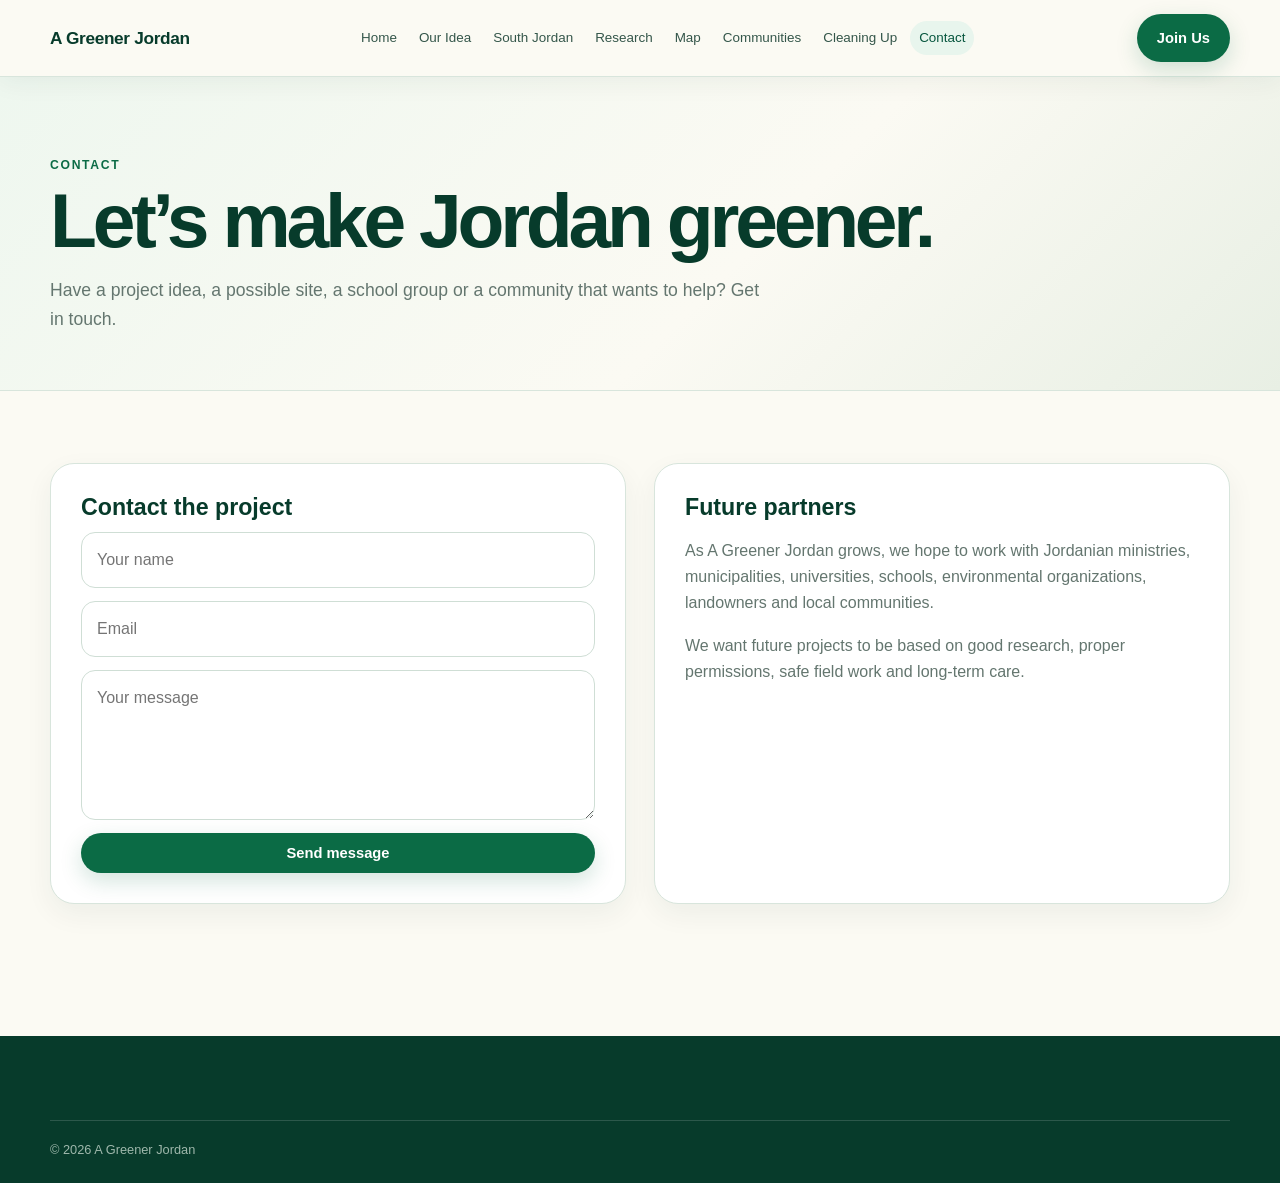
<file: contact.html>
<!doctype html><html lang="en"><head><meta charset="utf-8"><meta name="viewport" content="width=device-width, initial-scale=1, viewport-fit=cover"><meta name="theme-color" content="#0b6b45"><link rel="manifest" href="site.webmanifest"><title>Contact — A Greener Jordan</title><link rel="stylesheet" href="style.css"></head><body><a class="skip-link" href="#main-content">Skip to content</a>
<header class="topbar"><div class="container nav"><a class="brand" href="index.html">A Greener Jordan</a><nav class="navlinks"><a href="index.html">Home</a><a href="our.html">Our Idea</a><a href="south-jordan.html">South Jordan</a><a href="research.html">Research</a><a href="map.html">Map</a><a href="communities.html">Communities</a><a href="cleaning.html">Cleaning Up</a><a class="active" href="contact.html">Contact</a></nav><a class="btn btn-primary" href="communities.html">Join Us</a></div></header>
<main id="main-content"><section class="page-hero"><div class="container"><div class="eyebrow">Contact</div><h1>Let’s make Jordan greener.</h1><p>Have a project idea, a possible site, a school group or a community that wants to help? Get in touch.</p></div></section>
<section class="section"><div class="container split"><div class="panel"><h3>Contact the project</h3><form class="form" action="mailto:agreenerjordan@example.com" method="post" enctype="text/plain"><input required name="name" placeholder="Your name"><input required type="email" name="email" placeholder="Email"><textarea required name="message" placeholder="Your message"></textarea><button class="btn btn-primary" type="submit">Send message</button></form></div><div class="panel"><h3>Future partners</h3><p>As A Greener Jordan grows, we hope to work with Jordanian ministries, municipalities, universities, schools, environmental organizations, landowners and local communities.</p><p>We want future projects to be based on good research, proper permissions, safe field work and long-term care.</p></div></div></section></main><footer class="footer"><div class="container copyright">© <span data-year></span> A Greener Jordan</div></footer><script src="script.js"></script></body></html>
</file>
<file: style.css>
:root{
  --green-950:#073b2b; --green-900:#07563e; --green-800:#0b6b45; --green-700:#11855a;
  --green-100:#e8f5ed; --green-050:#f4faf6; --cream:#fbfaf3; --sand:#efe8d6;
  --ink:#16352b; --muted:#64766f; --white:#fff; --line:#d8e5dc;
  --shadow:0 18px 50px rgba(7,59,43,.12); --radius:24px;
}
*{box-sizing:border-box}
html{scroll-behavior:smooth}
body{margin:0;background:var(--cream);color:var(--ink);font-family:Arial,"Helvetica Neue",Helvetica,sans-serif;line-height:1.65;-webkit-text-size-adjust:100%;text-rendering:optimizeLegibility}
img{display:block;max-width:100%;height:auto}
a{color:inherit}
.container{width:min(1180px,calc(100% - 40px));margin-inline:auto}
.topbar{position:sticky;top:0;z-index:100;background:rgba(251,250,243,.97);border-bottom:1px solid var(--line);box-shadow:0 5px 24px rgba(7,59,43,.06)}
.nav{min-height:76px;display:flex;align-items:center;gap:20px}
.brand{font-weight:800;font-size:1.08rem;color:var(--green-950);text-decoration:none;white-space:nowrap;letter-spacing:-.02em}
.navlinks{display:flex;align-items:center;justify-content:center;gap:4px;flex:1}
.navlinks a{padding:10px 9px;border-radius:999px;text-decoration:none;color:#34564a;font-size:.84rem;line-height:1;white-space:nowrap}
.navlinks a:hover,.navlinks a.active{background:var(--green-100);color:var(--green-900)}
.menu-toggle{display:none;border:1px solid var(--line);background:var(--white);color:var(--green-950);border-radius:12px;padding:10px 12px;font:inherit;font-weight:700;cursor:pointer}
.btn{display:inline-flex;align-items:center;justify-content:center;gap:8px;border:0;border-radius:999px;padding:12px 20px;text-decoration:none;font-weight:800;font-size:.92rem;cursor:pointer;transition:transform .18s ease,box-shadow .18s ease,background .18s ease}
.btn:hover{transform:translateY(-1px)}
.btn-primary{background:var(--green-800);color:var(--white);box-shadow:0 8px 22px rgba(11,107,69,.18)}
.btn-primary:hover{background:var(--green-900)}
.btn-white{background:var(--white);color:var(--green-950);box-shadow:0 8px 22px rgba(0,0,0,.12)}
.btn-ghost{background:transparent;border:1px solid var(--green-800);color:var(--green-900)}
.eyebrow{font-size:.76rem;letter-spacing:.14em;text-transform:uppercase;font-weight:800;color:var(--green-800);margin-bottom:8px}
.hero{padding:30px 0 68px}
.hero-shell{position:relative;min-height:620px;border-radius:32px;overflow:hidden;box-shadow:var(--shadow);isolation:isolate;background:var(--green-900)}
.hero-photo{position:absolute;inset:0;width:100%;height:100%;object-fit:cover;object-position:center}
.hero-overlay{position:absolute;inset:0;background:linear-gradient(90deg,rgba(4,46,34,.78) 0%,rgba(4,46,34,.46) 48%,rgba(4,46,34,.08) 100%)}
.hero-content{position:relative;z-index:2;min-height:620px;padding:clamp(48px,7vw,92px);display:flex;align-items:center}
.hero-copy{max-width:650px;color:var(--white)}
.hero-copy .eyebrow{color:#d9f4e4}
.hero h1{margin:0;font-size:clamp(3.2rem,8vw,6.8rem);line-height:.92;letter-spacing:-.065em}
.hero p{font-size:clamp(1rem,1.5vw,1.22rem);max-width:580px;margin:24px 0 28px;color:#f3f8f5}
.hero-actions{display:flex;flex-wrap:wrap;gap:12px}
.hero-card{position:absolute;z-index:3;right:34px;bottom:34px;width:min(360px,calc(100% - 68px));padding:26px;background:rgba(255,255,255,.96);border-radius:22px;box-shadow:0 20px 50px rgba(0,0,0,.18)}
.hero-card h3{margin:0 0 7px;color:var(--green-950);font-size:1.25rem}.hero-card p{margin:0;color:var(--muted);font-size:.98rem}
.hero-branch{position:absolute;z-index:4;top:-18px;right:-15px;width:250px;height:190px;object-fit:cover;object-position:center;border-radius:0 0 0 80px;mix-blend-mode:normal;opacity:.9;filter:saturate(.95)}
.section{padding:72px 0}.section:first-child{padding-top:0}
.section-head{display:flex;align-items:end;justify-content:space-between;gap:32px;margin-bottom:28px}.section-head>div{max-width:680px}.section-head>p{max-width:430px;margin:0;color:var(--muted)}
h2{font-size:clamp(2rem,4vw,3.4rem);line-height:1.04;letter-spacing:-.045em;margin:0;color:var(--green-950)}
h3{line-height:1.18;color:var(--green-950)}
.photo-strip{display:grid;grid-template-columns:1.45fr 1fr 1fr;gap:16px}.photo{position:relative;min-height:320px;border-radius:22px;overflow:hidden;background:var(--sand);box-shadow:0 10px 30px rgba(7,59,43,.08)}.photo.small{min-height:320px}.photo img{width:100%;height:100%;min-height:320px;object-fit:cover}.photo:after{content:"";position:absolute;inset:auto 0 0;height:46%;background:linear-gradient(transparent,rgba(0,0,0,.65))}.photo-label{position:absolute;z-index:2;left:18px;bottom:16px;color:#fff;font-weight:800;font-size:1rem;text-shadow:0 2px 8px rgba(0,0,0,.3)}
.grid-3{display:grid;grid-template-columns:repeat(3,minmax(0,1fr));gap:20px}.card,.panel,.location,.step{background:var(--white);border:1px solid var(--line);border-radius:var(--radius);box-shadow:0 10px 28px rgba(7,59,43,.06)}
.card{overflow:hidden}.card>img{width:100%;height:240px;object-fit:cover}.card-body{padding:22px}.card h3{margin:9px 0 8px;font-size:1.35rem}.card p{margin:0;color:var(--muted)}
.pill{display:inline-flex;align-items:center;background:var(--green-100);color:var(--green-900);border-radius:999px;padding:6px 10px;font-size:.74rem;font-weight:800}.arabic{font-weight:500;color:var(--green-800);font-size:.86em;margin-left:4px}.meta{display:flex;flex-wrap:wrap;gap:8px;margin-top:16px}.meta span{font-size:.75rem;background:#f3f6f2;border-radius:999px;padding:6px 9px;color:#4b6259}.credit{margin-top:12px;font-size:.72rem;color:#83928c}.why{min-height:76px}
.statement{position:relative;overflow:hidden;background:var(--green-900);color:#fff;border-radius:30px;padding:54px;box-shadow:var(--shadow)}.statement h2{color:#fff;max-width:800px}.statement p{max-width:680px;color:#d9eee3;margin:18px 0 26px}.branch-watermark{position:absolute;right:-25px;bottom:-60px;width:330px;height:270px;object-fit:cover;border-radius:50%;opacity:.18;transform:rotate(-6deg)}
.page-hero{padding:78px 0 56px;background:linear-gradient(135deg,#eef7ef 0%,#fbfaf3 58%,#e8efe4 100%);border-bottom:1px solid var(--line)}.page-hero h1{font-size:clamp(2.8rem,6vw,5.3rem);line-height:.98;letter-spacing:-.055em;color:var(--green-950);margin:0 0 18px}.page-hero p{max-width:720px;font-size:1.1rem;color:var(--muted);margin:0}
.split{display:grid;grid-template-columns:1fr 1fr;gap:28px;align-items:stretch}.panel{padding:30px}.panel h3{margin:0 0 10px;font-size:1.45rem}.panel p{color:var(--muted)}.wide-photo{width:100%;height:100%;min-height:360px;object-fit:cover;border-radius:var(--radius);box-shadow:var(--shadow)}
.list{list-style:none;padding:0;margin:0;display:grid;gap:14px}.list li{display:flex;gap:12px;align-items:flex-start}.dot{width:12px;height:12px;flex:0 0 12px;border-radius:50%;background:var(--green-700);margin-top:8px}
.steps{display:grid;grid-template-columns:repeat(4,minmax(0,1fr));gap:16px}.step{padding:24px}.step-num{font-size:.8rem;font-weight:900;color:var(--green-700);margin-bottom:22px}.step h3{margin:0 0 8px}.step p{margin:0;color:var(--muted);font-size:.93rem}
.location-grid{display:grid;grid-template-columns:repeat(4,minmax(0,1fr));gap:16px}.location{padding:22px}.location h3{margin:12px 0 8px;font-size:1.3rem}.location p{color:var(--muted);font-size:.9rem;min-height:72px}.location a{color:var(--green-800);font-weight:800;text-decoration:none;font-size:.85rem}.location a:hover{text-decoration:underline}
.map-wrap{height:min(70vh,680px);min-height:430px;border-radius:28px;overflow:hidden;border:1px solid var(--line);box-shadow:var(--shadow);background:#dce9df}.map-wrap iframe{width:100%;height:100%;border:0}
.clean-grid{display:grid;grid-template-columns:1fr 1.2fr;gap:28px;align-items:stretch}.clean-grid>img{width:100%;height:100%;min-height:430px;object-fit:cover;border-radius:var(--radius);box-shadow:var(--shadow)}.road-list{display:grid;gap:10px}.road{padding:15px 16px;border-radius:16px;background:var(--green-050);border:1px solid var(--line)}.road strong{display:block;color:var(--green-950)}.road span{font-size:.82rem;color:var(--muted)}
.form{display:grid;gap:13px}.form input,.form textarea,.form select{width:100%;padding:14px 15px;border:1px solid #cfded5;border-radius:14px;background:#fff;color:var(--ink);font:inherit;font-size:1rem}.form textarea{min-height:150px;resize:vertical}.form input:focus,.form textarea:focus,.form select:focus{outline:3px solid rgba(17,133,90,.15);border-color:var(--green-700)}
.notice{display:none;padding:11px 13px;border-radius:12px;background:var(--green-100);color:var(--green-900);font-size:.85rem}.community-grid{display:grid;grid-template-columns:repeat(3,minmax(0,1fr));gap:18px}.community{background:var(--white);border:1px solid var(--line);border-radius:20px;padding:22px}.community h3{margin:9px 0 4px}.community p{color:var(--muted);margin:0 0 15px}.rules{display:grid;gap:12px}.rule{padding:16px;border-radius:16px;background:var(--green-050);border:1px solid var(--line)}.rule b{display:block;color:var(--green-950);margin-bottom:4px}
.footer{margin-top:60px;background:var(--green-950);color:#d7e9df;padding:48px 0 22px}.footer-grid{display:grid;grid-template-columns:1.5fr 1fr 1fr;gap:40px}.footer h3{color:#fff;margin-top:0}.footer p{color:#b9cec4;max-width:520px}.footer-links{display:grid;gap:8px}.footer a{color:#d7e9df;text-decoration:none}.footer a:hover{text-decoration:underline}.copyright{border-top:1px solid rgba(255,255,255,.15);margin-top:36px;padding-top:18px;font-size:.8rem;color:#9fb8ac}
.skip-link{position:fixed;left:12px;top:-60px;z-index:200;background:#fff;color:var(--green-950);padding:10px 14px;border-radius:10px}.skip-link:focus{top:12px}
@media (max-width:1100px){.nav{gap:12px}.navlinks a{font-size:.76rem;padding-inline:7px}.grid-3{grid-template-columns:repeat(2,minmax(0,1fr))}.location-grid{grid-template-columns:repeat(2,minmax(0,1fr))}}
@media (max-width:900px){.nav{min-height:68px}.menu-toggle{display:block;margin-left:auto}.nav>.btn-primary{display:none}.navlinks{display:none;position:absolute;left:20px;right:20px;top:76px;background:#fff;border:1px solid var(--line);border-radius:18px;padding:10px;box-shadow:var(--shadow);flex-direction:column;align-items:stretch}.navlinks.open{display:flex}.navlinks a{padding:13px 14px}.hero-shell,.hero-content{min-height:560px}.hero-content{padding:48px}.hero-card{right:24px;bottom:24px}.split,.clean-grid{grid-template-columns:1fr}.steps{grid-template-columns:repeat(2,minmax(0,1fr))}.footer-grid{grid-template-columns:1fr 1fr}.hero-branch{width:190px;height:145px}}
@media (max-width:650px){.container{width:min(100% - 28px,1180px)}.hero{padding-top:14px;padding-bottom:42px}.hero-shell{min-height:650px;border-radius:22px}.hero-content{min-height:650px;padding:34px 24px 190px;align-items:flex-start}.hero h1{font-size:clamp(3.2rem,18vw,5rem)}.hero p{font-size:1rem}.hero-card{left:18px;right:18px;bottom:18px;width:auto;padding:20px}.hero-branch{display:none}.section{padding:52px 0}.section-head{display:block}.section-head>p{margin-top:12px}.page-hero{padding:58px 0 42px}.grid-3,.community-grid,.photo-strip{grid-template-columns:1fr}.photo,.photo.small,.photo img{min-height:280px;height:280px}.card>img{height:220px}.steps,.location-grid{grid-template-columns:1fr}.statement{padding:34px 24px;border-radius:22px}.statement h2{font-size:2rem}.branch-watermark{width:230px;height:190px}.map-wrap{min-height:420px;height:62vh}.footer-grid{grid-template-columns:1fr}.footer{padding-top:38px}}
@media (min-width:1600px){.container{width:min(1380px,calc(100% - 80px))}.navlinks a{font-size:.9rem}.hero-shell{min-height:700px}.hero-content{min-height:700px}}
@media (prefers-reduced-motion:reduce){html{scroll-behavior:auto}.btn{transition:none}}
@media print{.topbar,.hero-actions,.footer,.btn{display:none!important}.hero,.section,.page-hero{padding:20px 0}.hero-shell{box-shadow:none}.container{width:100%}}
</file>
